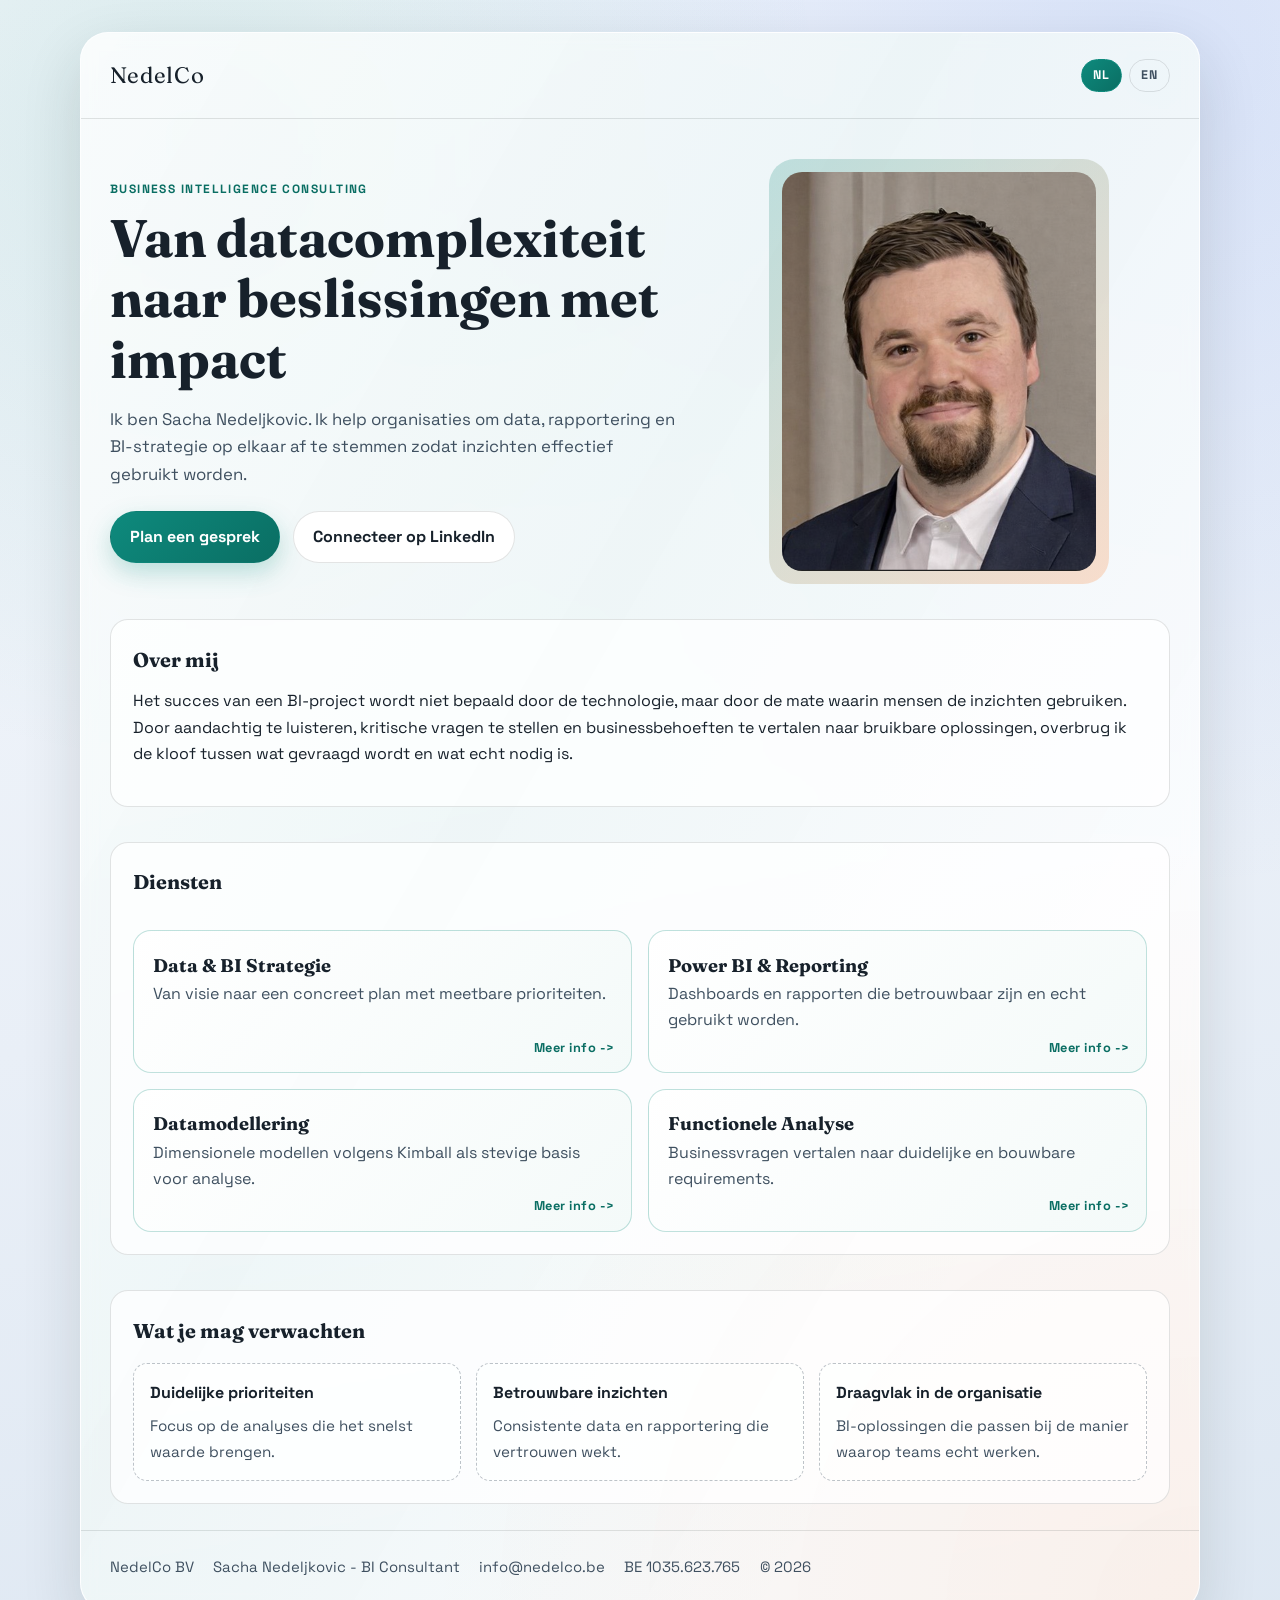
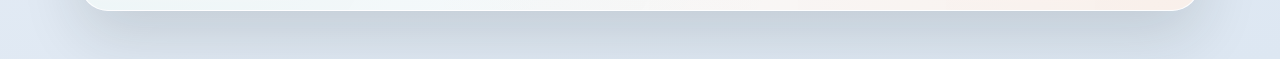
<file: index.html>
<!DOCTYPE html>
<html lang="nl">
<head>
<meta charset="UTF-8" />
<meta name="viewport" content="width=device-width, initial-scale=1.0" />
<title>NedelCo | Business Intelligence Consulting</title>
<meta name="description" content="NedelCo helpt organisaties om data om te zetten in heldere keuzes en bruikbare BI-oplossingen." />
<meta property="og:title" content="NedelCo | Business Intelligence Consulting" />
<meta property="og:description" content="Brug tussen data en business." />
<meta property="og:image" content="https://nedelco.be/sacha.png" />
<link rel="stylesheet" href="assets/styles.css" />
</head>
<body>
<div class="page-shell">
  <div class="page-card">
    <header class="site-header">
      <a class="brand" href="index.html">NedelCo</a>
      <div class="header-right">
        <div class="lang-switch" aria-label="Language">
          <a href="index.html" class="active">NL</a>
          <a href="index-EN.html">EN</a>
        </div>
      </div>
    </header>

    <main>
      <section class="hero reveal">
        <div>
          <p class="kicker">Business Intelligence Consulting</p>
          <h1>Van datacomplexiteit naar beslissingen met impact</h1>
          <p class="lead">Ik ben Sacha Nedeljkovic. Ik help organisaties om data, rapportering en BI-strategie op elkaar af te stemmen zodat inzichten effectief gebruikt worden.</p>
          <div class="actions">
            <a class="btn btn-primary" href="contact.html?topic=Algemeen%20gesprek">Plan een gesprek</a>
            <a class="btn btn-secondary" href="https://www.linkedin.com/in/sacha-nedeljkovic-192189139" target="_blank" rel="noopener noreferrer">Connecteer op LinkedIn</a>
          </div>
        </div>
        <div class="hero-image-wrap reveal">
          <img class="hero-image" src="sacha.png" alt="Sacha Nedeljkovic" />
        </div>
      </section>

      <section class="panel reveal">
        <h3>Over mij</h3>
        <p>Het succes van een BI-project wordt niet bepaald door de technologie, maar door de mate waarin mensen de inzichten gebruiken. Door aandachtig te luisteren, kritische vragen te stellen en businessbehoeften te vertalen naar bruikbare oplossingen, overbrug ik de kloof tussen wat gevraagd wordt en wat echt nodig is.</p>
      </section>

      <section class="panel reveal">
        <h3>Diensten</h3>
        <div class="grid">
          <a class="service-card" href="dienst-strategie.html">
            <h3>Data & BI Strategie</h3>
            <p>Van visie naar een concreet plan met meetbare prioriteiten.</p>
          </a>
          <a class="service-card" href="dienst-powerbi.html">
            <h3>Power BI & Reporting</h3>
            <p>Dashboards en rapporten die betrouwbaar zijn en echt gebruikt worden.</p>
          </a>
          <a class="service-card" href="dienst-datamodeling.html">
            <h3>Datamodellering</h3>
            <p>Dimensionele modellen volgens Kimball als stevige basis voor analyse.</p>
          </a>
          <a class="service-card" href="dienst-functionele-analyse.html">
            <h3>Functionele Analyse</h3>
            <p>Businessvragen vertalen naar duidelijke en bouwbare requirements.</p>
          </a>
        </div>
      </section>

      <section class="panel reveal">
        <h3>Wat je mag verwachten</h3>
        <div class="value-grid">
          <div class="value-item">
            <h4>Duidelijke prioriteiten</h4>
            <p>Focus op de analyses die het snelst waarde brengen.</p>
          </div>
          <div class="value-item">
            <h4>Betrouwbare inzichten</h4>
            <p>Consistente data en rapportering die vertrouwen wekt.</p>
          </div>
          <div class="value-item">
            <h4>Draagvlak in de organisatie</h4>
            <p>BI-oplossingen die passen bij de manier waarop teams echt werken.</p>
          </div>
        </div>
      </section>
    </main>

    <footer class="site-footer">
      <div class="footer-row">
        <span>NedelCo BV</span>
        <span>Sacha Nedeljkovic - BI Consultant</span>
        <span>info@nedelco.be</span>
        <span>BE 1035.623.765</span>
        <span>&copy; <span data-year></span></span>
      </div>
    </footer>
  </div>
</div>
<script src="assets/site.js" defer></script>
</body>
</html>
</file>
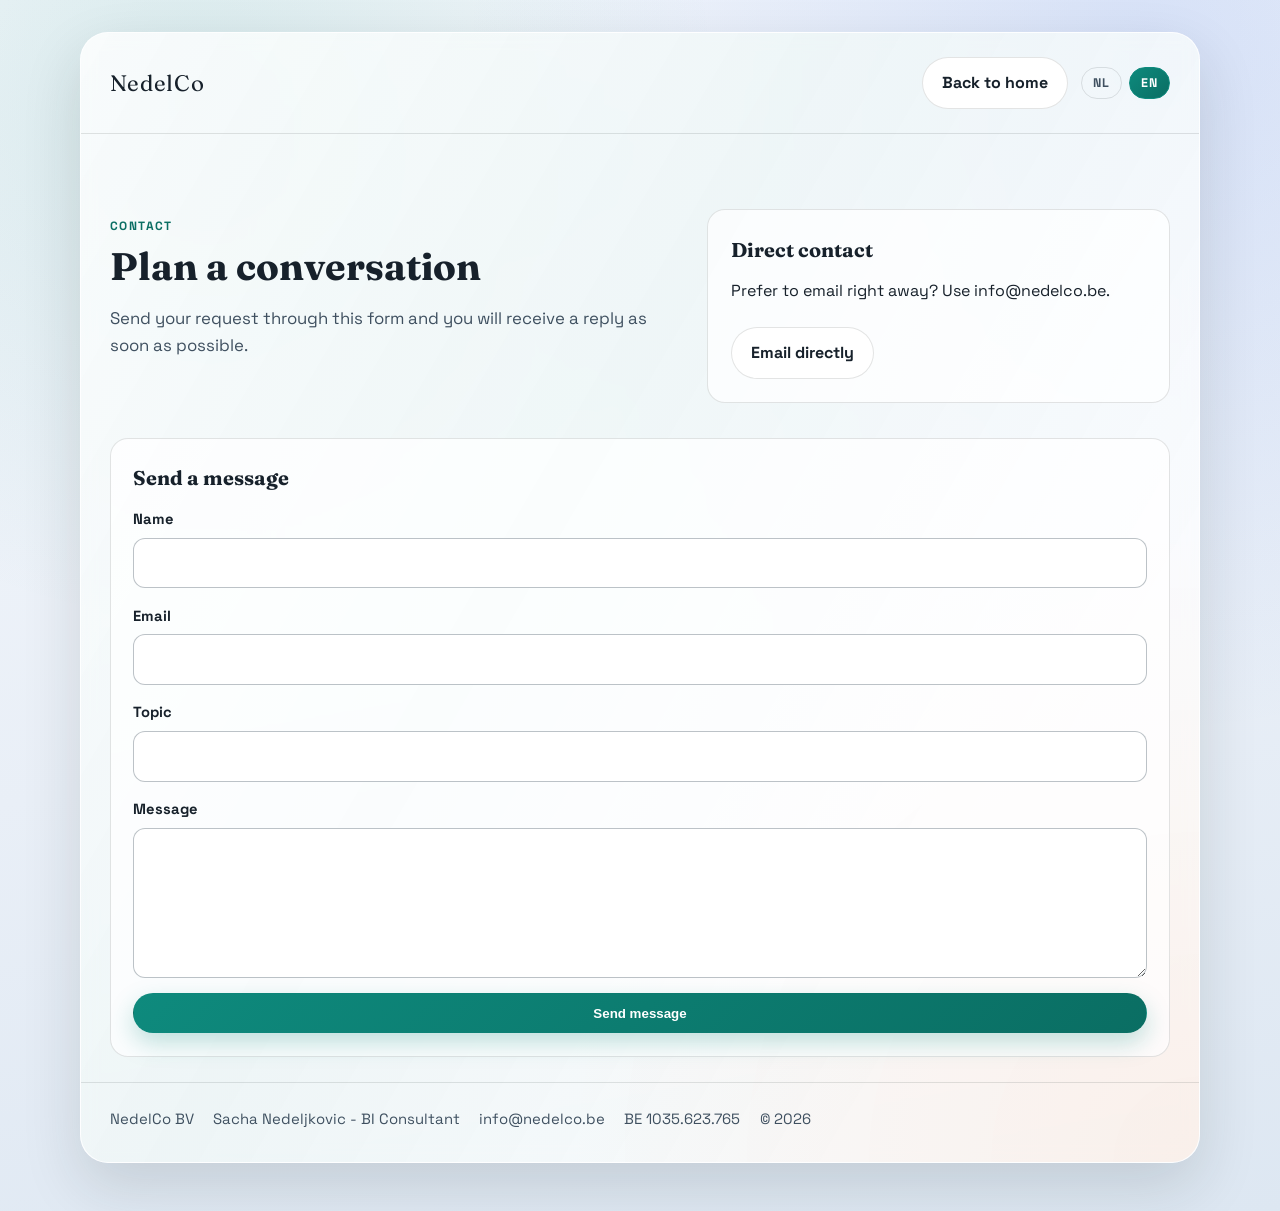
<file: contact-EN.html>
<!DOCTYPE html>
<html lang="en">
<head>
<meta charset="UTF-8" />
<meta name="viewport" content="width=device-width, initial-scale=1.0" />
<title>NedelCo | Contact</title>
<meta name="description" content="Plan a conversation with NedelCo and send your question through the contact form." />
<meta property="og:title" content="NedelCo | Contact" />
<meta property="og:description" content="Send a message and plan a conversation." />
<meta property="og:image" content="https://nedelco.be/sacha.png" />
<link rel="stylesheet" href="assets/styles.css" />
</head>
<body>
<div class="page-shell">
  <div class="page-card">
    <header class="site-header">
      <a class="brand" href="index-EN.html">NedelCo</a>
      <div class="header-right">
        <a class="btn btn-secondary" href="index-EN.html">Back to home</a>
        <div class="lang-switch" aria-label="Language">
          <a href="contact.html">NL</a>
          <a href="contact-EN.html" class="active">EN</a>
        </div>
      </div>
    </header>

    <main>
      <section class="hero reveal">
        <div>
          <p class="kicker">Contact</p>
          <h2>Plan a conversation</h2>
          <p class="lead">Send your request through this form and you will receive a reply as soon as possible.</p>
        </div>
        <div class="panel reveal">
          <h3>Direct contact</h3>
          <p>Prefer to email right away? Use info@nedelco.be.</p>
          <div class="actions">
            <a class="btn btn-secondary" href="mailto:info@nedelco.be">Email directly</a>
          </div>
        </div>
      </section>

      <section class="panel reveal">
        <h3>Send a message</h3>
        <p class="form-success" data-form-success hidden>Thank you. Your message was sent.</p>

        <form class="contact-form" action="https://formsubmit.co/info@nedelco.be" method="POST">
          <input type="hidden" name="_next" value="https://nedelco.be/contact-EN.html?sent=1" />
          <input type="hidden" name="_subject" value="New request via nedelco.be" data-subject-field data-base-subject="New request via nedelco.be" />
          <input type="hidden" name="_template" value="table" />
          <input type="text" name="_honey" tabindex="-1" autocomplete="off" style="display:none" />

          <div class="form-row">
            <label for="name">Name</label>
            <input class="form-input" id="name" name="name" type="text" required />
          </div>

          <div class="form-row">
            <label for="email">Email</label>
            <input class="form-input" id="email" name="email" type="email" required />
          </div>

          <div class="form-row">
            <label for="topic">Topic</label>
            <input class="form-input" id="topic" name="topic" type="text" data-topic-field />
          </div>

          <div class="form-row">
            <label for="message">Message</label>
            <textarea class="form-textarea" id="message" name="message" required></textarea>
          </div>

          <button class="btn btn-primary" type="submit">Send message</button>
        </form>
      </section>
    </main>

    <footer class="site-footer">
      <div class="footer-row">
        <span>NedelCo BV</span>
        <span>Sacha Nedeljkovic - BI Consultant</span>
        <span>info@nedelco.be</span>
        <span>BE 1035.623.765</span>
        <span>&copy; <span data-year></span></span>
      </div>
    </footer>
  </div>
</div>
<script src="assets/site.js" defer></script>
</body>
</html>
</file>
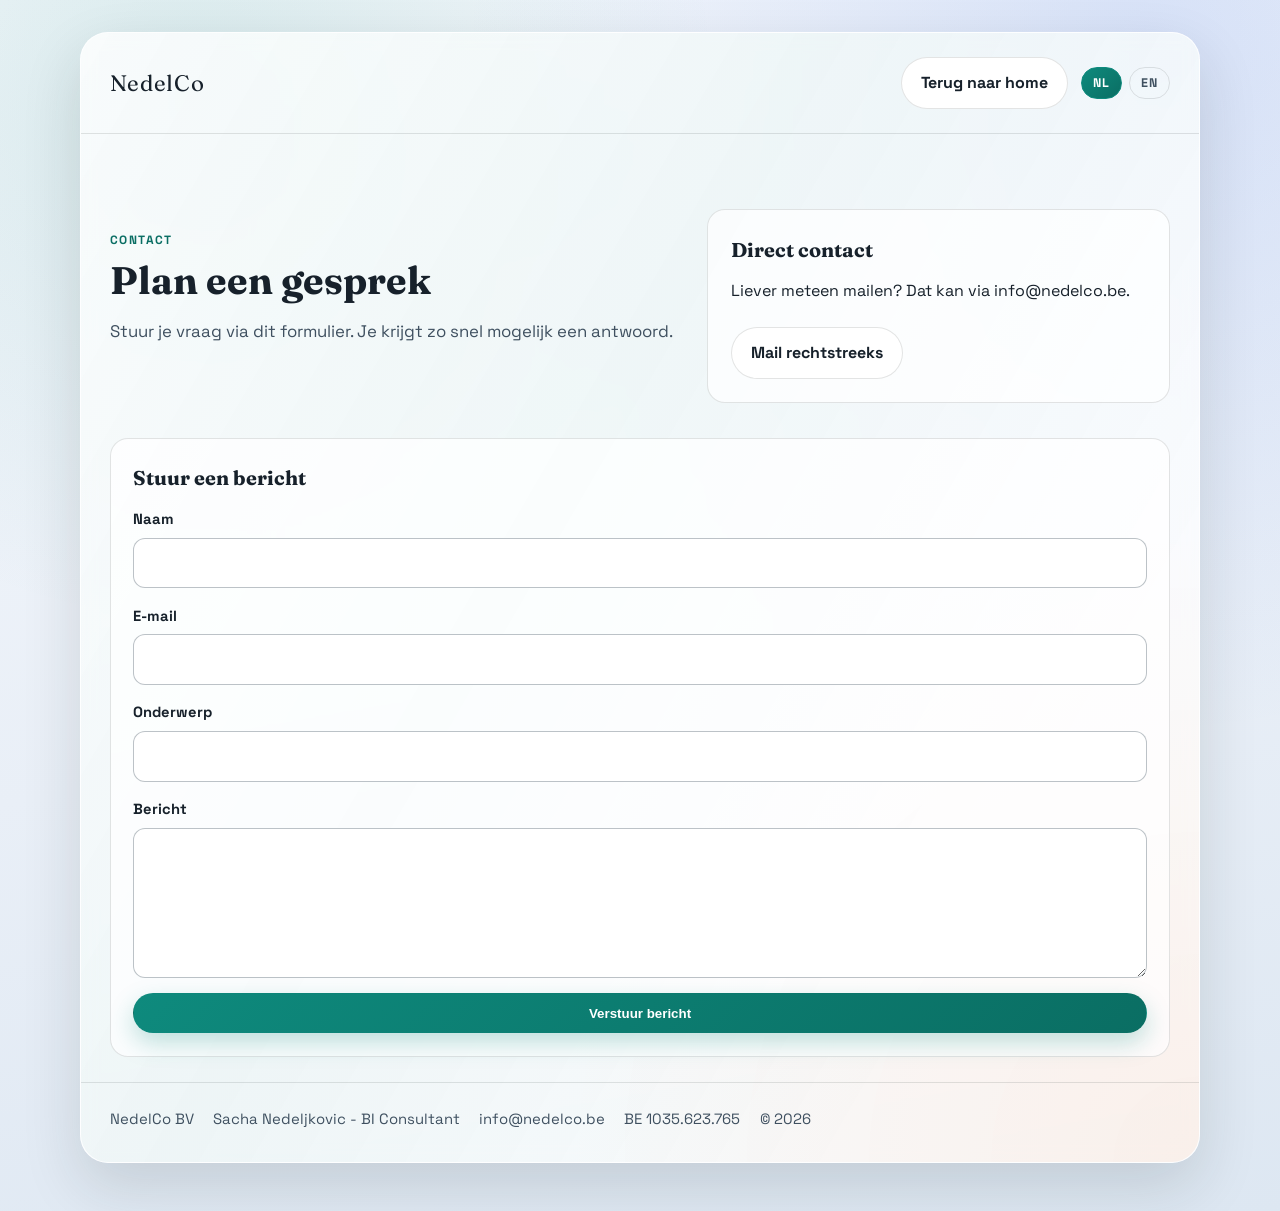
<file: contact.html>
<!DOCTYPE html>
<html lang="nl">
<head>
<meta charset="UTF-8" />
<meta name="viewport" content="width=device-width, initial-scale=1.0" />
<title>NedelCo | Contact</title>
<meta name="description" content="Plan een gesprek met NedelCo en stuur je vraag via het contactformulier." />
<meta property="og:title" content="NedelCo | Contact" />
<meta property="og:description" content="Stuur een bericht en plan een gesprek." />
<meta property="og:image" content="https://nedelco.be/sacha.png" />
<link rel="stylesheet" href="assets/styles.css" />
</head>
<body>
<div class="page-shell">
  <div class="page-card">
    <header class="site-header">
      <a class="brand" href="index.html">NedelCo</a>
      <div class="header-right">
        <a class="btn btn-secondary" href="index.html">Terug naar home</a>
        <div class="lang-switch" aria-label="Language">
          <a href="contact.html" class="active">NL</a>
          <a href="contact-EN.html">EN</a>
        </div>
      </div>
    </header>

    <main>
      <section class="hero reveal">
        <div>
          <p class="kicker">Contact</p>
          <h2>Plan een gesprek</h2>
          <p class="lead">Stuur je vraag via dit formulier. Je krijgt zo snel mogelijk een antwoord.</p>
        </div>
        <div class="panel reveal">
          <h3>Direct contact</h3>
          <p>Liever meteen mailen? Dat kan via info@nedelco.be.</p>
          <div class="actions">
            <a class="btn btn-secondary" href="mailto:info@nedelco.be">Mail rechtstreeks</a>
          </div>
        </div>
      </section>

      <section class="panel reveal">
        <h3>Stuur een bericht</h3>
        <p class="form-success" data-form-success hidden>Bedankt. Je bericht is verzonden.</p>

        <form class="contact-form" action="https://formsubmit.co/info@nedelco.be" method="POST">
          <input type="hidden" name="_next" value="https://nedelco.be/contact.html?sent=1" />
          <input type="hidden" name="_subject" value="Nieuwe aanvraag via nedelco.be" data-subject-field data-base-subject="Nieuwe aanvraag via nedelco.be" />
          <input type="hidden" name="_template" value="table" />
          <input type="text" name="_honey" tabindex="-1" autocomplete="off" style="display:none" />

          <div class="form-row">
            <label for="name">Naam</label>
            <input class="form-input" id="name" name="name" type="text" required />
          </div>

          <div class="form-row">
            <label for="email">E-mail</label>
            <input class="form-input" id="email" name="email" type="email" required />
          </div>

          <div class="form-row">
            <label for="topic">Onderwerp</label>
            <input class="form-input" id="topic" name="topic" type="text" data-topic-field />
          </div>

          <div class="form-row">
            <label for="message">Bericht</label>
            <textarea class="form-textarea" id="message" name="message" required></textarea>
          </div>

          <button class="btn btn-primary" type="submit">Verstuur bericht</button>
        </form>
      </section>
    </main>

    <footer class="site-footer">
      <div class="footer-row">
        <span>NedelCo BV</span>
        <span>Sacha Nedeljkovic - BI Consultant</span>
        <span>info@nedelco.be</span>
        <span>BE 1035.623.765</span>
        <span>&copy; <span data-year></span></span>
      </div>
    </footer>
  </div>
</div>
<script src="assets/site.js" defer></script>
</body>
</html>
</file>
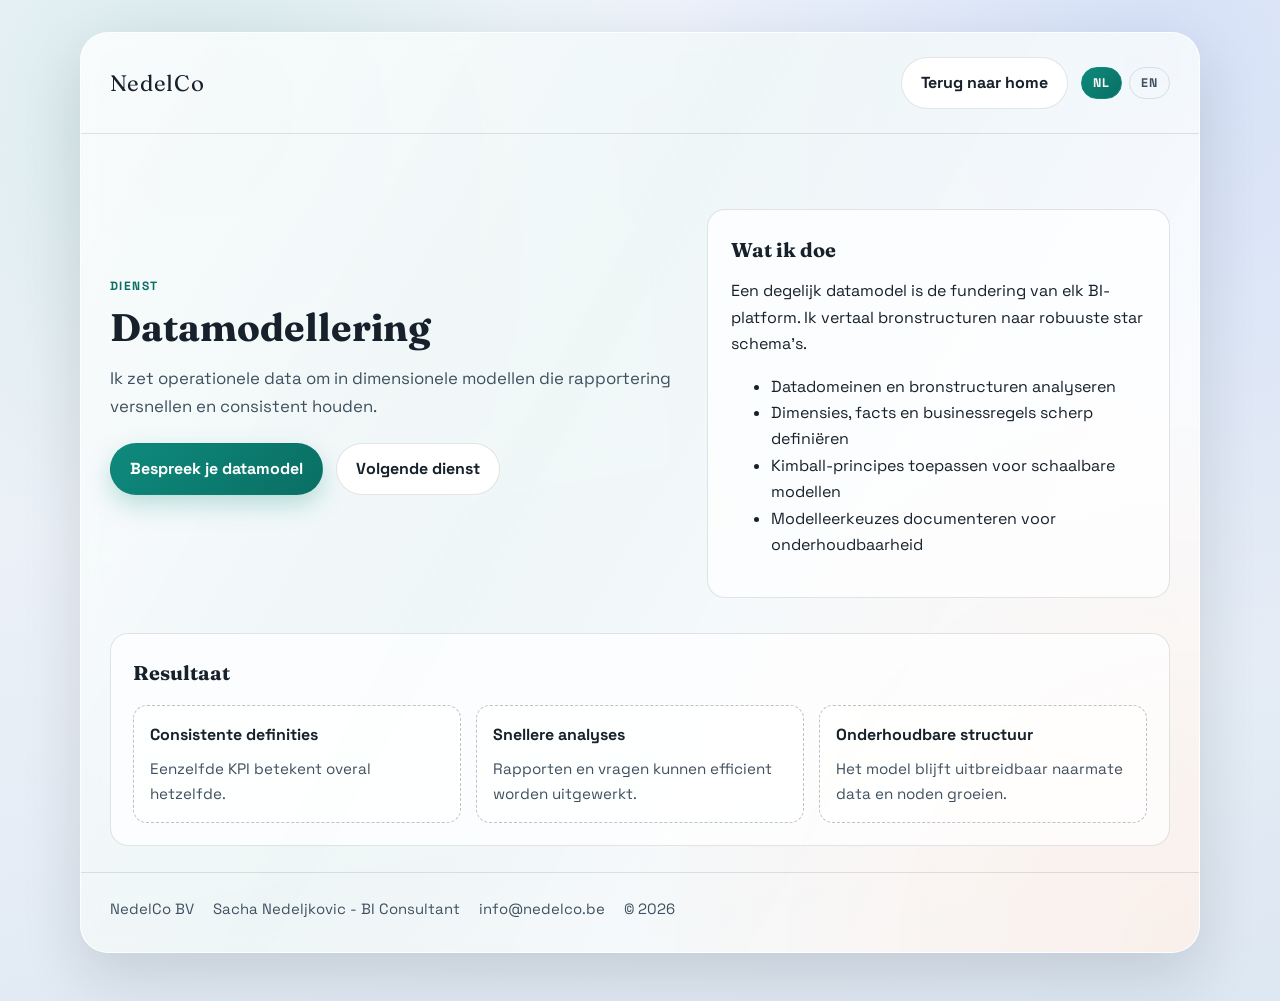
<file: dienst-datamodeling.html>
<!DOCTYPE html>
<html lang="nl">
<head>
<meta charset="UTF-8" />
<meta name="viewport" content="width=device-width, initial-scale=1.0" />
<title>NedelCo | Datamodellering</title>
<meta name="description" content="Datamodellen die brondata vertalen naar stabiele en bruikbare analytische structuren." />
<meta property="og:title" content="NedelCo | Datamodellering" />
<meta property="og:description" content="Kimball-gebaseerde datamodellen voor betrouwbare analyse." />
<meta property="og:image" content="https://nedelco.be/sacha.png" />
<link rel="stylesheet" href="assets/styles.css" />
</head>
<body>
<div class="page-shell">
  <div class="page-card">
    <header class="site-header">
      <a class="brand" href="index.html">NedelCo</a>
      <div class="header-right">
        <a class="btn btn-secondary" href="index.html">Terug naar home</a>
        <div class="lang-switch" aria-label="Language">
          <a href="dienst-datamodeling.html" class="active">NL</a>
          <a href="service-data-modeling.html">EN</a>
        </div>
      </div>
    </header>

    <main>
      <section class="hero reveal">
        <div>
          <p class="kicker">Dienst</p>
          <h2>Datamodellering</h2>
          <p class="lead">Ik zet operationele data om in dimensionele modellen die rapportering versnellen en consistent houden.</p>
          <div class="actions">
            <a class="btn btn-primary" href="contact.html?topic=Datamodel">Bespreek je datamodel</a>
            <a class="btn btn-secondary" href="dienst-functionele-analyse.html">Volgende dienst</a>
          </div>
        </div>
        <div class="panel reveal">
          <h3>Wat ik doe</h3>
          <p>Een degelijk datamodel is de fundering van elk BI-platform. Ik vertaal bronstructuren naar robuuste star schema's.</p>
          <ul>
            <li>Datadomeinen en bronstructuren analyseren</li>
            <li>Dimensies, facts en businessregels scherp definiëren</li>
            <li>Kimball-principes toepassen voor schaalbare modellen</li>
            <li>Modelleerkeuzes documenteren voor onderhoudbaarheid</li>
          </ul>
        </div>
      </section>

      <section class="panel reveal">
        <h3>Resultaat</h3>
        <div class="value-grid">
          <div class="value-item">
            <h4>Consistente definities</h4>
            <p>Eenzelfde KPI betekent overal hetzelfde.</p>
          </div>
          <div class="value-item">
            <h4>Snellere analyses</h4>
            <p>Rapporten en vragen kunnen efficient worden uitgewerkt.</p>
          </div>
          <div class="value-item">
            <h4>Onderhoudbare structuur</h4>
            <p>Het model blijft uitbreidbaar naarmate data en noden groeien.</p>
          </div>
        </div>
      </section>
    </main>

    <footer class="site-footer">
      <div class="footer-row">
        <span>NedelCo BV</span>
        <span>Sacha Nedeljkovic - BI Consultant</span>
        <span>info@nedelco.be</span>
        <span>&copy; <span data-year></span></span>
      </div>
    </footer>
  </div>
</div>
<script src="assets/site.js" defer></script>
</body>
</html>
</file>
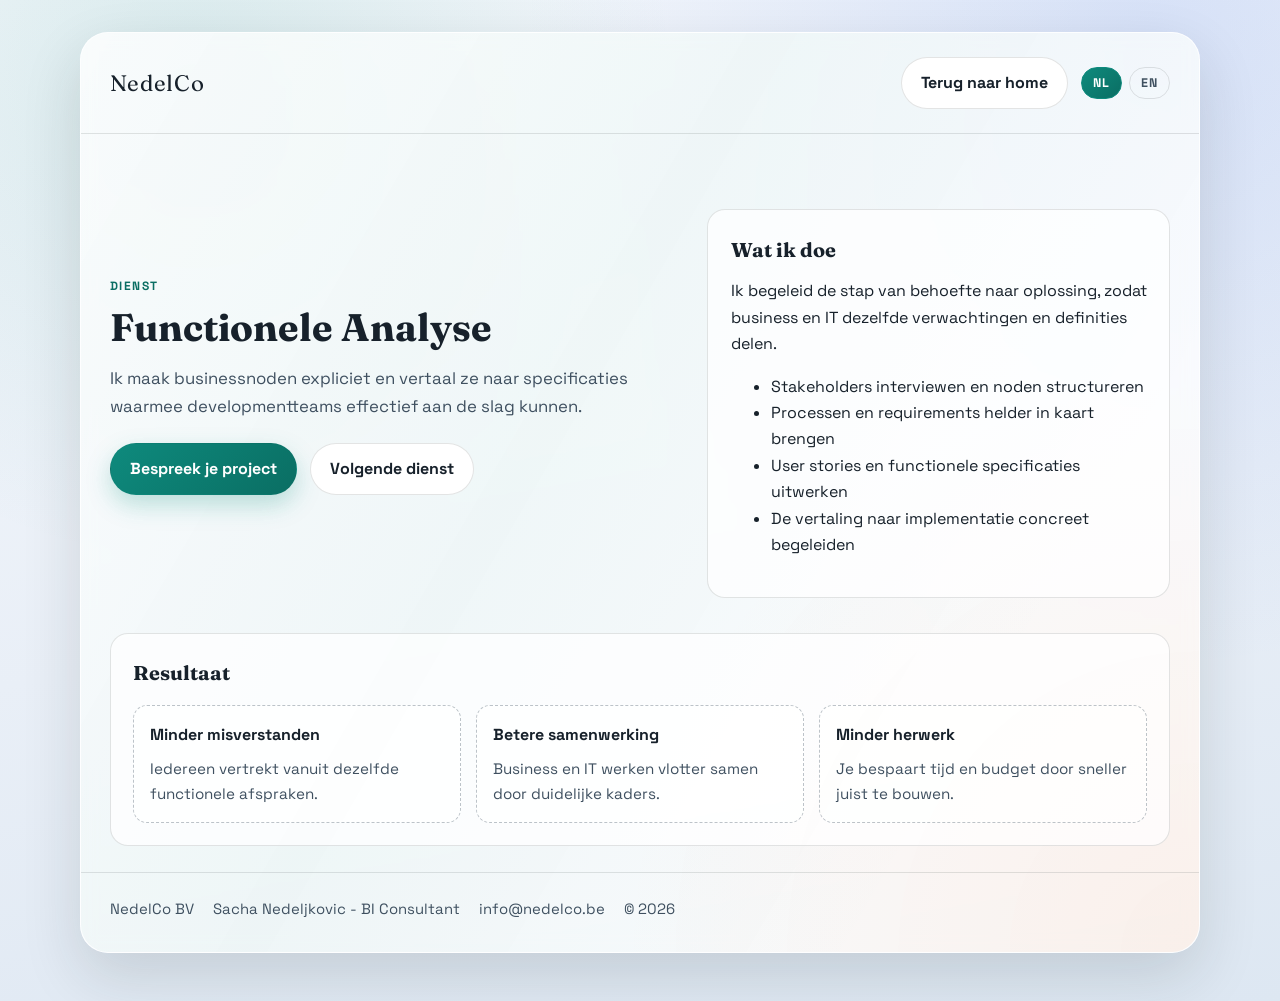
<file: dienst-functionele-analyse.html>
<!DOCTYPE html>
<html lang="nl">
<head>
<meta charset="UTF-8" />
<meta name="viewport" content="width=device-width, initial-scale=1.0" />
<title>NedelCo | Functionele Analyse</title>
<meta name="description" content="Functionele analyse die businessbehoeften vertaalt naar heldere technische specificaties." />
<meta property="og:title" content="NedelCo | Functionele Analyse" />
<meta property="og:description" content="Van businessvraag naar werkbare implementatie." />
<meta property="og:image" content="https://nedelco.be/sacha.png" />
<link rel="stylesheet" href="assets/styles.css" />
</head>
<body>
<div class="page-shell">
  <div class="page-card">
    <header class="site-header">
      <a class="brand" href="index.html">NedelCo</a>
      <div class="header-right">
        <a class="btn btn-secondary" href="index.html">Terug naar home</a>
        <div class="lang-switch" aria-label="Language">
          <a href="dienst-functionele-analyse.html" class="active">NL</a>
          <a href="service-functional-analysis.html">EN</a>
        </div>
      </div>
    </header>

    <main>
      <section class="hero reveal">
        <div>
          <p class="kicker">Dienst</p>
          <h2>Functionele Analyse</h2>
          <p class="lead">Ik maak businessnoden expliciet en vertaal ze naar specificaties waarmee developmentteams effectief aan de slag kunnen.</p>
          <div class="actions">
            <a class="btn btn-primary" href="contact.html?topic=Functionele%20analyse">Bespreek je project</a>
            <a class="btn btn-secondary" href="dienst-strategie.html">Volgende dienst</a>
          </div>
        </div>
        <div class="panel reveal">
          <h3>Wat ik doe</h3>
          <p>Ik begeleid de stap van behoefte naar oplossing, zodat business en IT dezelfde verwachtingen en definities delen.</p>
          <ul>
            <li>Stakeholders interviewen en noden structureren</li>
            <li>Processen en requirements helder in kaart brengen</li>
            <li>User stories en functionele specificaties uitwerken</li>
            <li>De vertaling naar implementatie concreet begeleiden</li>
          </ul>
        </div>
      </section>

      <section class="panel reveal">
        <h3>Resultaat</h3>
        <div class="value-grid">
          <div class="value-item">
            <h4>Minder misverstanden</h4>
            <p>Iedereen vertrekt vanuit dezelfde functionele afspraken.</p>
          </div>
          <div class="value-item">
            <h4>Betere samenwerking</h4>
            <p>Business en IT werken vlotter samen door duidelijke kaders.</p>
          </div>
          <div class="value-item">
            <h4>Minder herwerk</h4>
            <p>Je bespaart tijd en budget door sneller juist te bouwen.</p>
          </div>
        </div>
      </section>
    </main>

    <footer class="site-footer">
      <div class="footer-row">
        <span>NedelCo BV</span>
        <span>Sacha Nedeljkovic - BI Consultant</span>
        <span>info@nedelco.be</span>
        <span>&copy; <span data-year></span></span>
      </div>
    </footer>
  </div>
</div>
<script src="assets/site.js" defer></script>
</body>
</html>
</file>
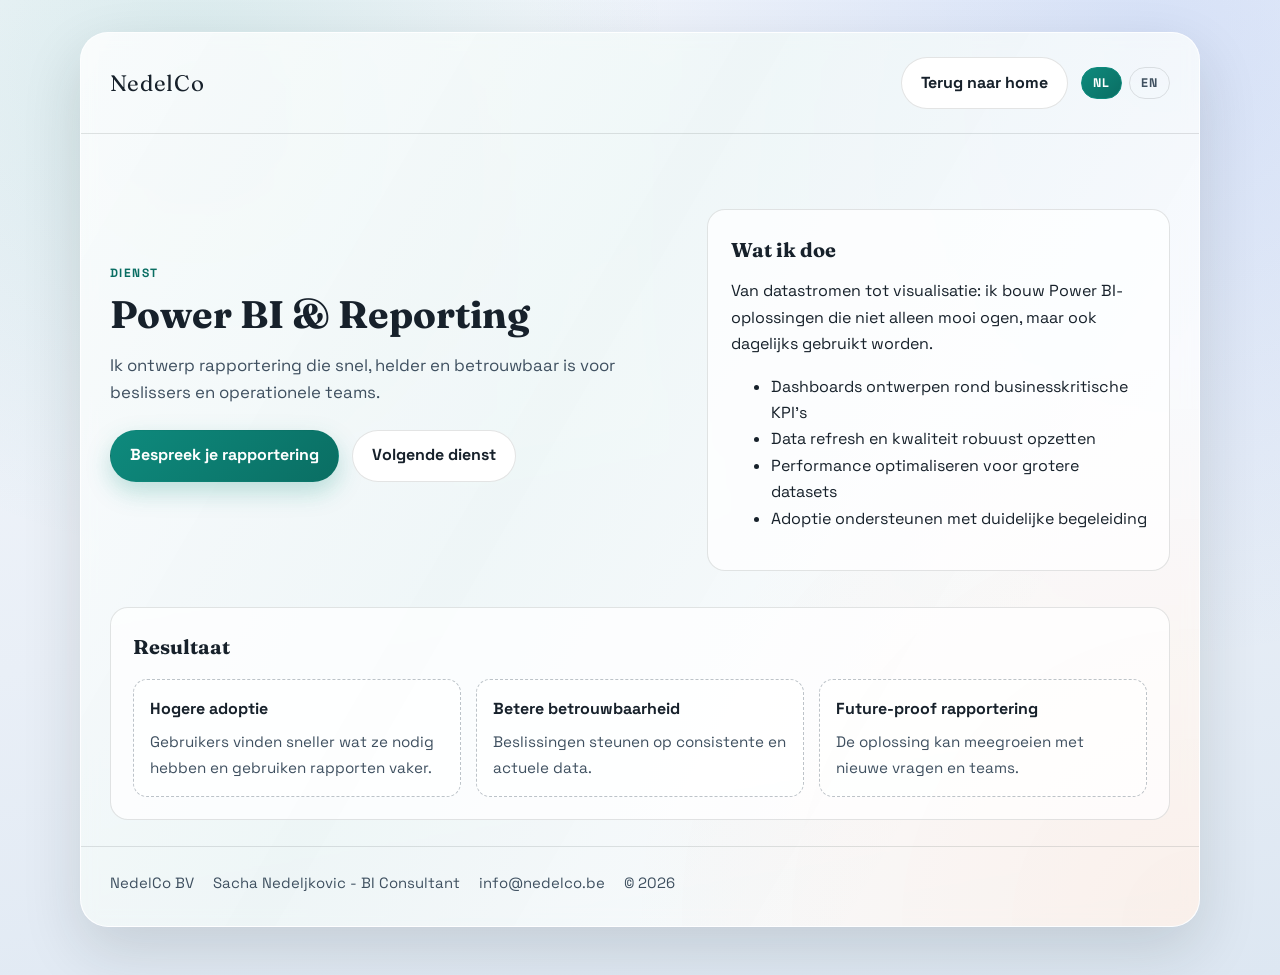
<file: dienst-powerbi.html>
<!DOCTYPE html>
<html lang="nl">
<head>
<meta charset="UTF-8" />
<meta name="viewport" content="width=device-width, initial-scale=1.0" />
<title>NedelCo | Power BI & Reporting</title>
<meta name="description" content="Power BI en rapportering die betrouwbaar, performant en bruikbaar zijn voor teams." />
<meta property="og:title" content="NedelCo | Power BI & Reporting" />
<meta property="og:description" content="Dashboards die dagelijks gebruikt worden." />
<meta property="og:image" content="https://nedelco.be/sacha.png" />
<link rel="stylesheet" href="assets/styles.css" />
</head>
<body>
<div class="page-shell">
  <div class="page-card">
    <header class="site-header">
      <a class="brand" href="index.html">NedelCo</a>
      <div class="header-right">
        <a class="btn btn-secondary" href="index.html">Terug naar home</a>
        <div class="lang-switch" aria-label="Language">
          <a href="dienst-powerbi.html" class="active">NL</a>
          <a href="service-powerbi.html">EN</a>
        </div>
      </div>
    </header>

    <main>
      <section class="hero reveal">
        <div>
          <p class="kicker">Dienst</p>
          <h2>Power BI & Reporting</h2>
          <p class="lead">Ik ontwerp rapportering die snel, helder en betrouwbaar is voor beslissers en operationele teams.</p>
          <div class="actions">
            <a class="btn btn-primary" href="contact.html?topic=Rapportering">Bespreek je rapportering</a>
            <a class="btn btn-secondary" href="dienst-datamodeling.html">Volgende dienst</a>
          </div>
        </div>
        <div class="panel reveal">
          <h3>Wat ik doe</h3>
          <p>Van datastromen tot visualisatie: ik bouw Power BI-oplossingen die niet alleen mooi ogen, maar ook dagelijks gebruikt worden.</p>
          <ul>
            <li>Dashboards ontwerpen rond businesskritische KPI's</li>
            <li>Data refresh en kwaliteit robuust opzetten</li>
            <li>Performance optimaliseren voor grotere datasets</li>
            <li>Adoptie ondersteunen met duidelijke begeleiding</li>
          </ul>
        </div>
      </section>

      <section class="panel reveal">
        <h3>Resultaat</h3>
        <div class="value-grid">
          <div class="value-item">
            <h4>Hogere adoptie</h4>
            <p>Gebruikers vinden sneller wat ze nodig hebben en gebruiken rapporten vaker.</p>
          </div>
          <div class="value-item">
            <h4>Betere betrouwbaarheid</h4>
            <p>Beslissingen steunen op consistente en actuele data.</p>
          </div>
          <div class="value-item">
            <h4>Future-proof rapportering</h4>
            <p>De oplossing kan meegroeien met nieuwe vragen en teams.</p>
          </div>
        </div>
      </section>
    </main>

    <footer class="site-footer">
      <div class="footer-row">
        <span>NedelCo BV</span>
        <span>Sacha Nedeljkovic - BI Consultant</span>
        <span>info@nedelco.be</span>
        <span>&copy; <span data-year></span></span>
      </div>
    </footer>
  </div>
</div>
<script src="assets/site.js" defer></script>
</body>
</html>
</file>
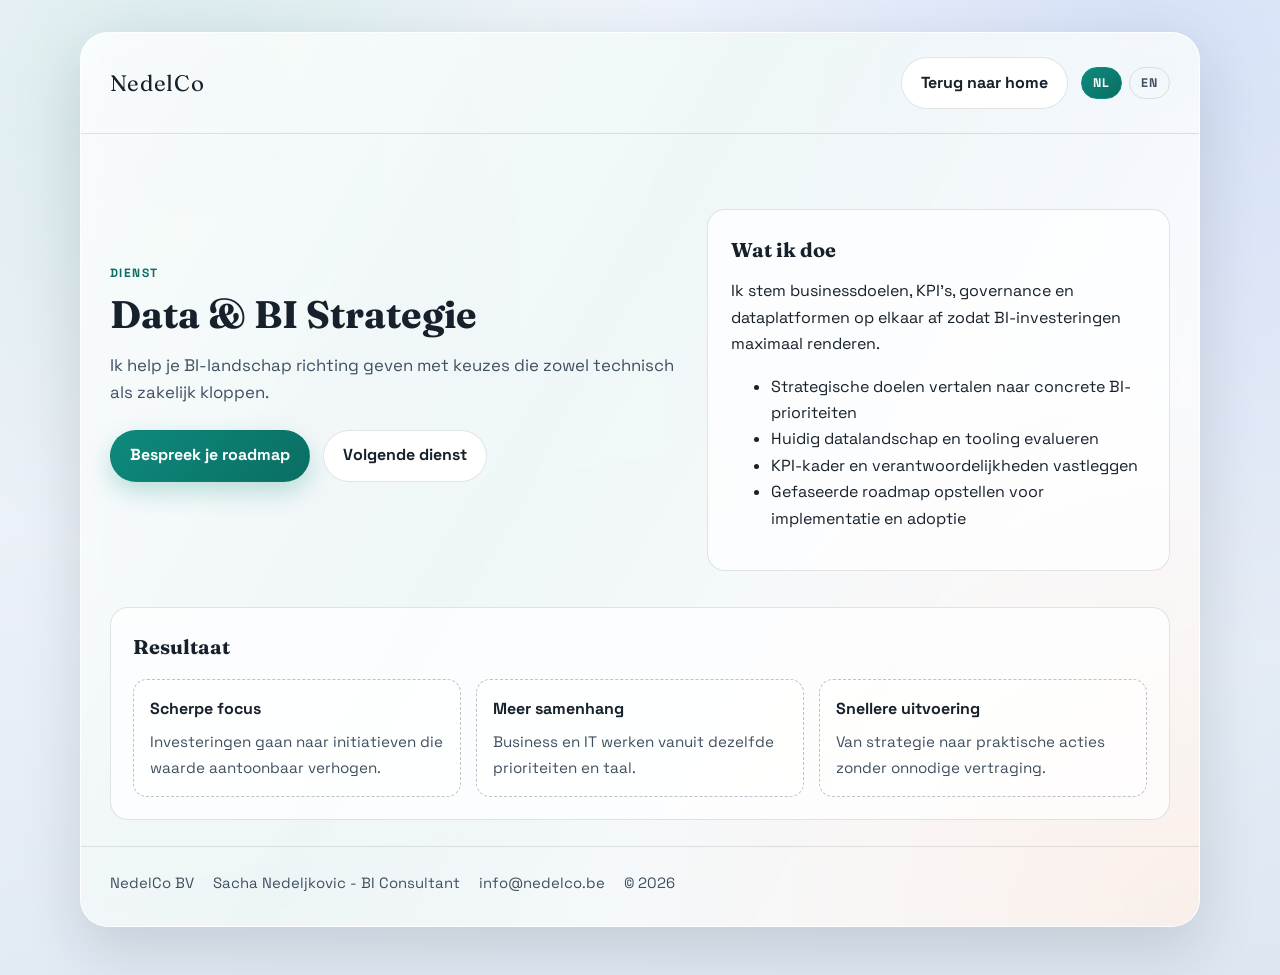
<file: dienst-strategie.html>
<!DOCTYPE html>
<html lang="nl">
<head>
<meta charset="UTF-8" />
<meta name="viewport" content="width=device-width, initial-scale=1.0" />
<title>NedelCo | Data & BI Strategie</title>
<meta name="description" content="Data en BI strategie die prioriteiten en businessdoelen op elkaar afstemt." />
<meta property="og:title" content="NedelCo | Data & BI Strategie" />
<meta property="og:description" content="Van visie naar een werkbare BI-roadmap." />
<meta property="og:image" content="https://nedelco.be/sacha.png" />
<link rel="stylesheet" href="assets/styles.css" />
</head>
<body>
<div class="page-shell">
  <div class="page-card">
    <header class="site-header">
      <a class="brand" href="index.html">NedelCo</a>
      <div class="header-right">
        <a class="btn btn-secondary" href="index.html">Terug naar home</a>
        <div class="lang-switch" aria-label="Language">
          <a href="dienst-strategie.html" class="active">NL</a>
          <a href="service-strategy.html">EN</a>
        </div>
      </div>
    </header>

    <main>
      <section class="hero reveal">
        <div>
          <p class="kicker">Dienst</p>
          <h2>Data & BI Strategie</h2>
          <p class="lead">Ik help je BI-landschap richting geven met keuzes die zowel technisch als zakelijk kloppen.</p>
          <div class="actions">
            <a class="btn btn-primary" href="contact.html?topic=Roadmap">Bespreek je roadmap</a>
            <a class="btn btn-secondary" href="dienst-powerbi.html">Volgende dienst</a>
          </div>
        </div>
        <div class="panel reveal">
          <h3>Wat ik doe</h3>
          <p>Ik stem businessdoelen, KPI's, governance en dataplatformen op elkaar af zodat BI-investeringen maximaal renderen.</p>
          <ul>
            <li>Strategische doelen vertalen naar concrete BI-prioriteiten</li>
            <li>Huidig datalandschap en tooling evalueren</li>
            <li>KPI-kader en verantwoordelijkheden vastleggen</li>
            <li>Gefaseerde roadmap opstellen voor implementatie en adoptie</li>
          </ul>
        </div>
      </section>

      <section class="panel reveal">
        <h3>Resultaat</h3>
        <div class="value-grid">
          <div class="value-item">
            <h4>Scherpe focus</h4>
            <p>Investeringen gaan naar initiatieven die waarde aantoonbaar verhogen.</p>
          </div>
          <div class="value-item">
            <h4>Meer samenhang</h4>
            <p>Business en IT werken vanuit dezelfde prioriteiten en taal.</p>
          </div>
          <div class="value-item">
            <h4>Snellere uitvoering</h4>
            <p>Van strategie naar praktische acties zonder onnodige vertraging.</p>
          </div>
        </div>
      </section>
    </main>

    <footer class="site-footer">
      <div class="footer-row">
        <span>NedelCo BV</span>
        <span>Sacha Nedeljkovic - BI Consultant</span>
        <span>info@nedelco.be</span>
        <span>&copy; <span data-year></span></span>
      </div>
    </footer>
  </div>
</div>
<script src="assets/site.js" defer></script>
</body>
</html>
</file>
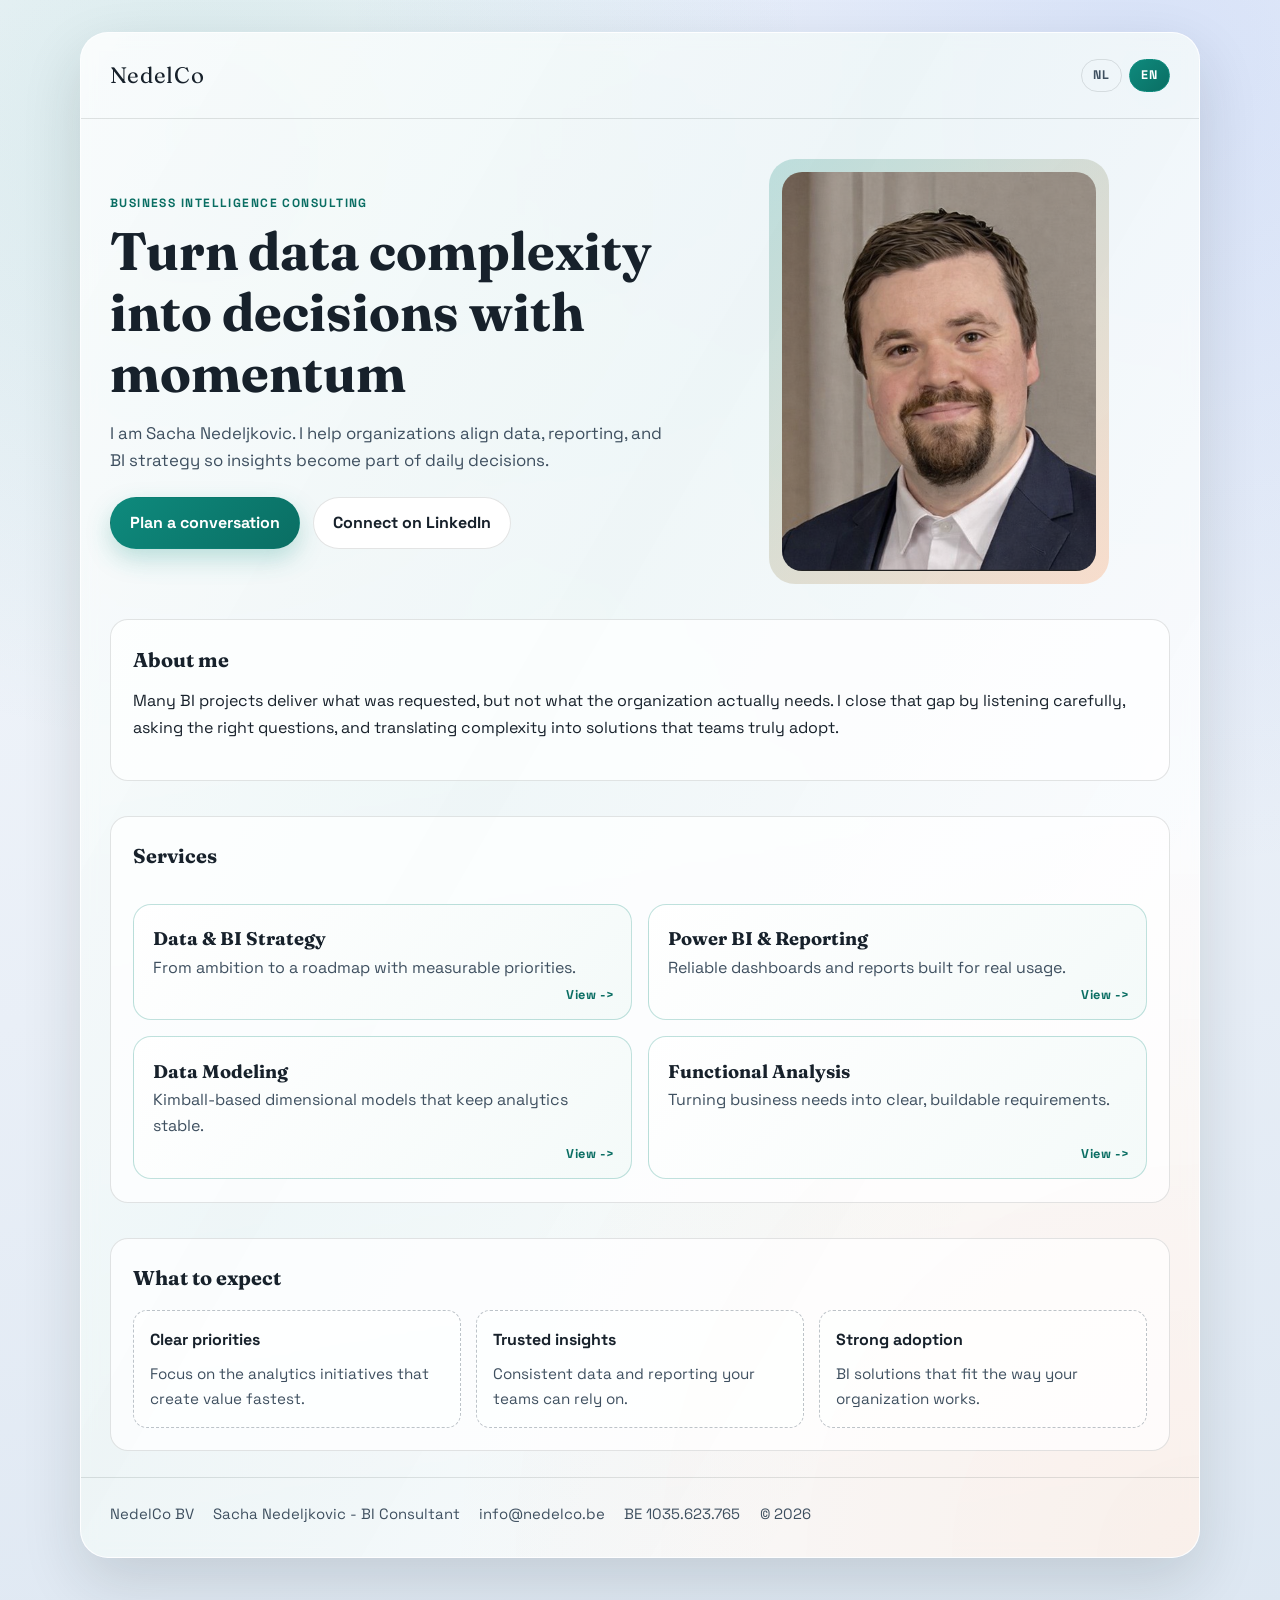
<file: index-EN.html>
<!DOCTYPE html>
<html lang="en">
<head>
<meta charset="UTF-8" />
<meta name="viewport" content="width=device-width, initial-scale=1.0" />
<title>NedelCo | Business Intelligence Consulting</title>
<meta name="description" content="NedelCo helps organizations convert complex data into practical decisions and trusted BI solutions." />
<meta property="og:title" content="NedelCo | Business Intelligence Consulting" />
<meta property="og:description" content="Bridging data and business." />
<meta property="og:image" content="https://nedelco.be/sacha.png" />
<link rel="stylesheet" href="assets/styles.css" />
</head>
<body>
<div class="page-shell">
  <div class="page-card">
    <header class="site-header">
      <a class="brand" href="index-EN.html">NedelCo</a>
      <div class="header-right">
        <div class="lang-switch" aria-label="Language">
          <a href="index.html">NL</a>
          <a href="index-EN.html" class="active">EN</a>
        </div>
      </div>
    </header>

    <main>
      <section class="hero reveal">
        <div>
          <p class="kicker">Business Intelligence Consulting</p>
          <h1>Turn data complexity into decisions with momentum</h1>
          <p class="lead">I am Sacha Nedeljkovic. I help organizations align data, reporting, and BI strategy so insights become part of daily decisions.</p>
          <div class="actions">
            <a class="btn btn-primary" href="contact-EN.html?topic=General%20conversation">Plan a conversation</a>
            <a class="btn btn-secondary" href="https://www.linkedin.com/in/sacha-nedeljkovic-192189139" target="_blank" rel="noopener noreferrer">Connect on LinkedIn</a>
          </div>
        </div>
        <div class="hero-image-wrap reveal">
          <img class="hero-image" src="sacha.png" alt="Sacha Nedeljkovic" />
        </div>
      </section>

      <section class="panel reveal">
        <h3>About me</h3>
        <p>Many BI projects deliver what was requested, but not what the organization actually needs. I close that gap by listening carefully, asking the right questions, and translating complexity into solutions that teams truly adopt.</p>
      </section>

      <section class="panel reveal">
        <h3>Services</h3>
        <div class="grid">
          <a class="service-card" href="service-strategy.html">
            <h3>Data & BI Strategy</h3>
            <p>From ambition to a roadmap with measurable priorities.</p>
          </a>
          <a class="service-card" href="service-powerbi.html">
            <h3>Power BI & Reporting</h3>
            <p>Reliable dashboards and reports built for real usage.</p>
          </a>
          <a class="service-card" href="service-data-modeling.html">
            <h3>Data Modeling</h3>
            <p>Kimball-based dimensional models that keep analytics stable.</p>
          </a>
          <a class="service-card" href="service-functional-analysis.html">
            <h3>Functional Analysis</h3>
            <p>Turning business needs into clear, buildable requirements.</p>
          </a>
        </div>
      </section>

      <section class="panel reveal">
        <h3>What to expect</h3>
        <div class="value-grid">
          <div class="value-item">
            <h4>Clear priorities</h4>
            <p>Focus on the analytics initiatives that create value fastest.</p>
          </div>
          <div class="value-item">
            <h4>Trusted insights</h4>
            <p>Consistent data and reporting your teams can rely on.</p>
          </div>
          <div class="value-item">
            <h4>Strong adoption</h4>
            <p>BI solutions that fit the way your organization works.</p>
          </div>
        </div>
      </section>
    </main>

    <footer class="site-footer">
      <div class="footer-row">
        <span>NedelCo BV</span>
        <span>Sacha Nedeljkovic - BI Consultant</span>
        <span>info@nedelco.be</span>
        <span>BE 1035.623.765</span>
        <span>&copy; <span data-year></span></span>
      </div>
    </footer>
  </div>
</div>
<script src="assets/site.js" defer></script>
</body>
</html>
</file>
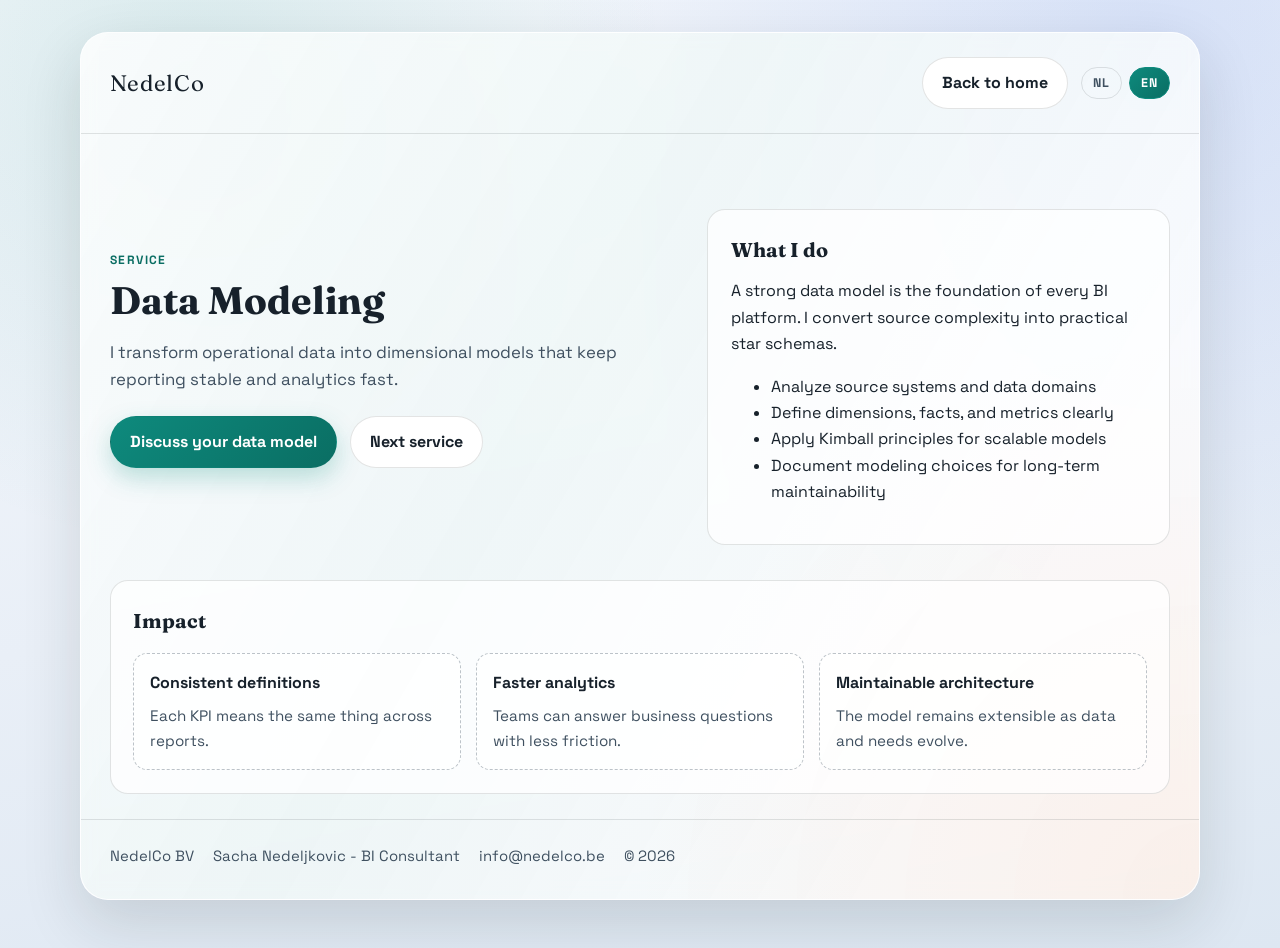
<file: service-data-modeling.html>
<!DOCTYPE html>
<html lang="en">
<head>
<meta charset="UTF-8" />
<meta name="viewport" content="width=device-width, initial-scale=1.0" />
<title>NedelCo | Data Modeling</title>
<meta name="description" content="Data models that convert source complexity into scalable analytical structures." />
<meta property="og:title" content="NedelCo | Data Modeling" />
<meta property="og:description" content="Kimball-based models for reliable analytics." />
<meta property="og:image" content="https://nedelco.be/sacha.png" />
<link rel="stylesheet" href="assets/styles.css" />
</head>
<body>
<div class="page-shell">
  <div class="page-card">
    <header class="site-header">
      <a class="brand" href="index-EN.html">NedelCo</a>
      <div class="header-right">
        <a class="btn btn-secondary" href="index-EN.html">Back to home</a>
        <div class="lang-switch" aria-label="Language">
          <a href="dienst-datamodeling.html">NL</a>
          <a href="service-data-modeling.html" class="active">EN</a>
        </div>
      </div>
    </header>

    <main>
      <section class="hero reveal">
        <div>
          <p class="kicker">Service</p>
          <h2>Data Modeling</h2>
          <p class="lead">I transform operational data into dimensional models that keep reporting stable and analytics fast.</p>
          <div class="actions">
            <a class="btn btn-primary" href="contact-EN.html?topic=Data%20model">Discuss your data model</a>
            <a class="btn btn-secondary" href="service-functional-analysis.html">Next service</a>
          </div>
        </div>
        <div class="panel reveal">
          <h3>What I do</h3>
          <p>A strong data model is the foundation of every BI platform. I convert source complexity into practical star schemas.</p>
          <ul>
            <li>Analyze source systems and data domains</li>
            <li>Define dimensions, facts, and metrics clearly</li>
            <li>Apply Kimball principles for scalable models</li>
            <li>Document modeling choices for long-term maintainability</li>
          </ul>
        </div>
      </section>

      <section class="panel reveal">
        <h3>Impact</h3>
        <div class="value-grid">
          <div class="value-item">
            <h4>Consistent definitions</h4>
            <p>Each KPI means the same thing across reports.</p>
          </div>
          <div class="value-item">
            <h4>Faster analytics</h4>
            <p>Teams can answer business questions with less friction.</p>
          </div>
          <div class="value-item">
            <h4>Maintainable architecture</h4>
            <p>The model remains extensible as data and needs evolve.</p>
          </div>
        </div>
      </section>
    </main>

    <footer class="site-footer">
      <div class="footer-row">
        <span>NedelCo BV</span>
        <span>Sacha Nedeljkovic - BI Consultant</span>
        <span>info@nedelco.be</span>
        <span>&copy; <span data-year></span></span>
      </div>
    </footer>
  </div>
</div>
<script src="assets/site.js" defer></script>
</body>
</html>
</file>
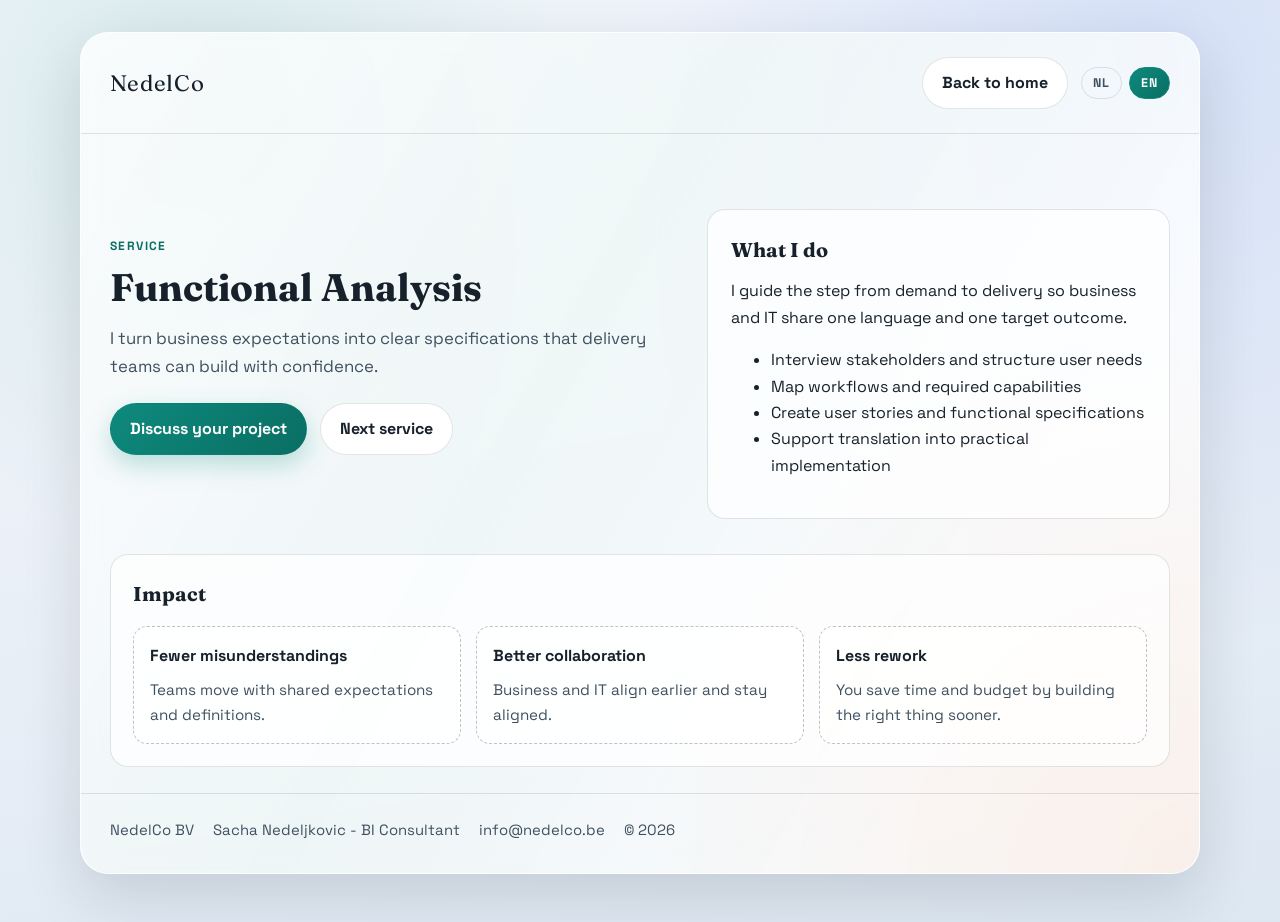
<file: service-functional-analysis.html>
<!DOCTYPE html>
<html lang="en">
<head>
<meta charset="UTF-8" />
<meta name="viewport" content="width=device-width, initial-scale=1.0" />
<title>NedelCo | Functional Analysis</title>
<meta name="description" content="Functional analysis that turns business needs into clear and buildable technical requirements." />
<meta property="og:title" content="NedelCo | Functional Analysis" />
<meta property="og:description" content="From business question to buildable solution." />
<meta property="og:image" content="https://nedelco.be/sacha.png" />
<link rel="stylesheet" href="assets/styles.css" />
</head>
<body>
<div class="page-shell">
  <div class="page-card">
    <header class="site-header">
      <a class="brand" href="index-EN.html">NedelCo</a>
      <div class="header-right">
        <a class="btn btn-secondary" href="index-EN.html">Back to home</a>
        <div class="lang-switch" aria-label="Language">
          <a href="dienst-functionele-analyse.html">NL</a>
          <a href="service-functional-analysis.html" class="active">EN</a>
        </div>
      </div>
    </header>

    <main>
      <section class="hero reveal">
        <div>
          <p class="kicker">Service</p>
          <h2>Functional Analysis</h2>
          <p class="lead">I turn business expectations into clear specifications that delivery teams can build with confidence.</p>
          <div class="actions">
            <a class="btn btn-primary" href="contact-EN.html?topic=Functional%20analysis">Discuss your project</a>
            <a class="btn btn-secondary" href="service-strategy.html">Next service</a>
          </div>
        </div>
        <div class="panel reveal">
          <h3>What I do</h3>
          <p>I guide the step from demand to delivery so business and IT share one language and one target outcome.</p>
          <ul>
            <li>Interview stakeholders and structure user needs</li>
            <li>Map workflows and required capabilities</li>
            <li>Create user stories and functional specifications</li>
            <li>Support translation into practical implementation</li>
          </ul>
        </div>
      </section>

      <section class="panel reveal">
        <h3>Impact</h3>
        <div class="value-grid">
          <div class="value-item">
            <h4>Fewer misunderstandings</h4>
            <p>Teams move with shared expectations and definitions.</p>
          </div>
          <div class="value-item">
            <h4>Better collaboration</h4>
            <p>Business and IT align earlier and stay aligned.</p>
          </div>
          <div class="value-item">
            <h4>Less rework</h4>
            <p>You save time and budget by building the right thing sooner.</p>
          </div>
        </div>
      </section>
    </main>

    <footer class="site-footer">
      <div class="footer-row">
        <span>NedelCo BV</span>
        <span>Sacha Nedeljkovic - BI Consultant</span>
        <span>info@nedelco.be</span>
        <span>&copy; <span data-year></span></span>
      </div>
    </footer>
  </div>
</div>
<script src="assets/site.js" defer></script>
</body>
</html>
</file>
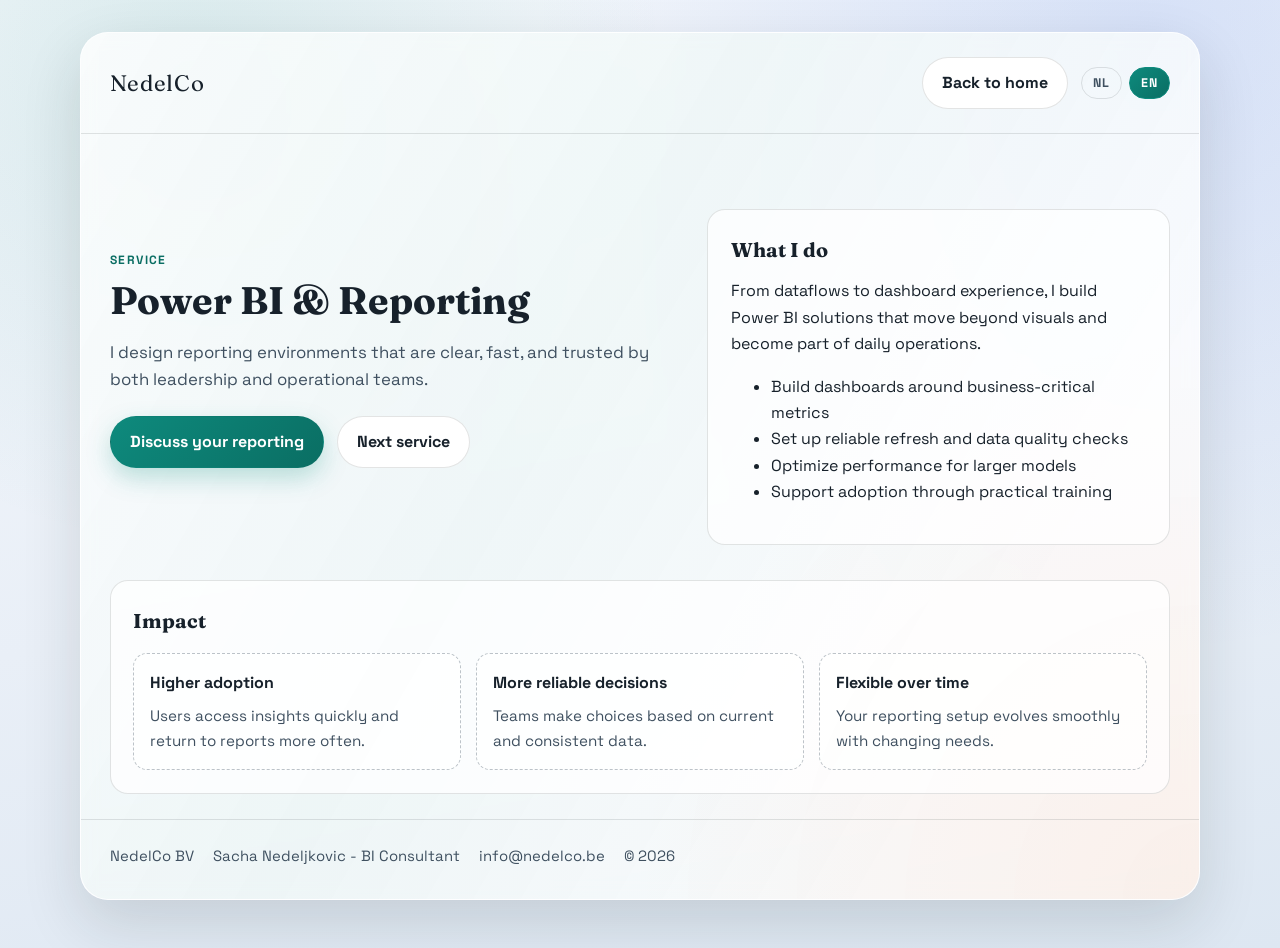
<file: service-powerbi.html>
<!DOCTYPE html>
<html lang="en">
<head>
<meta charset="UTF-8" />
<meta name="viewport" content="width=device-width, initial-scale=1.0" />
<title>NedelCo | Power BI & Reporting</title>
<meta name="description" content="Power BI and reporting solutions that are reliable, fast, and widely adopted." />
<meta property="og:title" content="NedelCo | Power BI & Reporting" />
<meta property="og:description" content="Dashboards built for daily decisions." />
<meta property="og:image" content="https://nedelco.be/sacha.png" />
<link rel="stylesheet" href="assets/styles.css" />
</head>
<body>
<div class="page-shell">
  <div class="page-card">
    <header class="site-header">
      <a class="brand" href="index-EN.html">NedelCo</a>
      <div class="header-right">
        <a class="btn btn-secondary" href="index-EN.html">Back to home</a>
        <div class="lang-switch" aria-label="Language">
          <a href="dienst-powerbi.html">NL</a>
          <a href="service-powerbi.html" class="active">EN</a>
        </div>
      </div>
    </header>

    <main>
      <section class="hero reveal">
        <div>
          <p class="kicker">Service</p>
          <h2>Power BI & Reporting</h2>
          <p class="lead">I design reporting environments that are clear, fast, and trusted by both leadership and operational teams.</p>
          <div class="actions">
            <a class="btn btn-primary" href="contact-EN.html?topic=Reporting">Discuss your reporting</a>
            <a class="btn btn-secondary" href="service-data-modeling.html">Next service</a>
          </div>
        </div>
        <div class="panel reveal">
          <h3>What I do</h3>
          <p>From dataflows to dashboard experience, I build Power BI solutions that move beyond visuals and become part of daily operations.</p>
          <ul>
            <li>Build dashboards around business-critical metrics</li>
            <li>Set up reliable refresh and data quality checks</li>
            <li>Optimize performance for larger models</li>
            <li>Support adoption through practical training</li>
          </ul>
        </div>
      </section>

      <section class="panel reveal">
        <h3>Impact</h3>
        <div class="value-grid">
          <div class="value-item">
            <h4>Higher adoption</h4>
            <p>Users access insights quickly and return to reports more often.</p>
          </div>
          <div class="value-item">
            <h4>More reliable decisions</h4>
            <p>Teams make choices based on current and consistent data.</p>
          </div>
          <div class="value-item">
            <h4>Flexible over time</h4>
            <p>Your reporting setup evolves smoothly with changing needs.</p>
          </div>
        </div>
      </section>
    </main>

    <footer class="site-footer">
      <div class="footer-row">
        <span>NedelCo BV</span>
        <span>Sacha Nedeljkovic - BI Consultant</span>
        <span>info@nedelco.be</span>
        <span>&copy; <span data-year></span></span>
      </div>
    </footer>
  </div>
</div>
<script src="assets/site.js" defer></script>
</body>
</html>
</file>
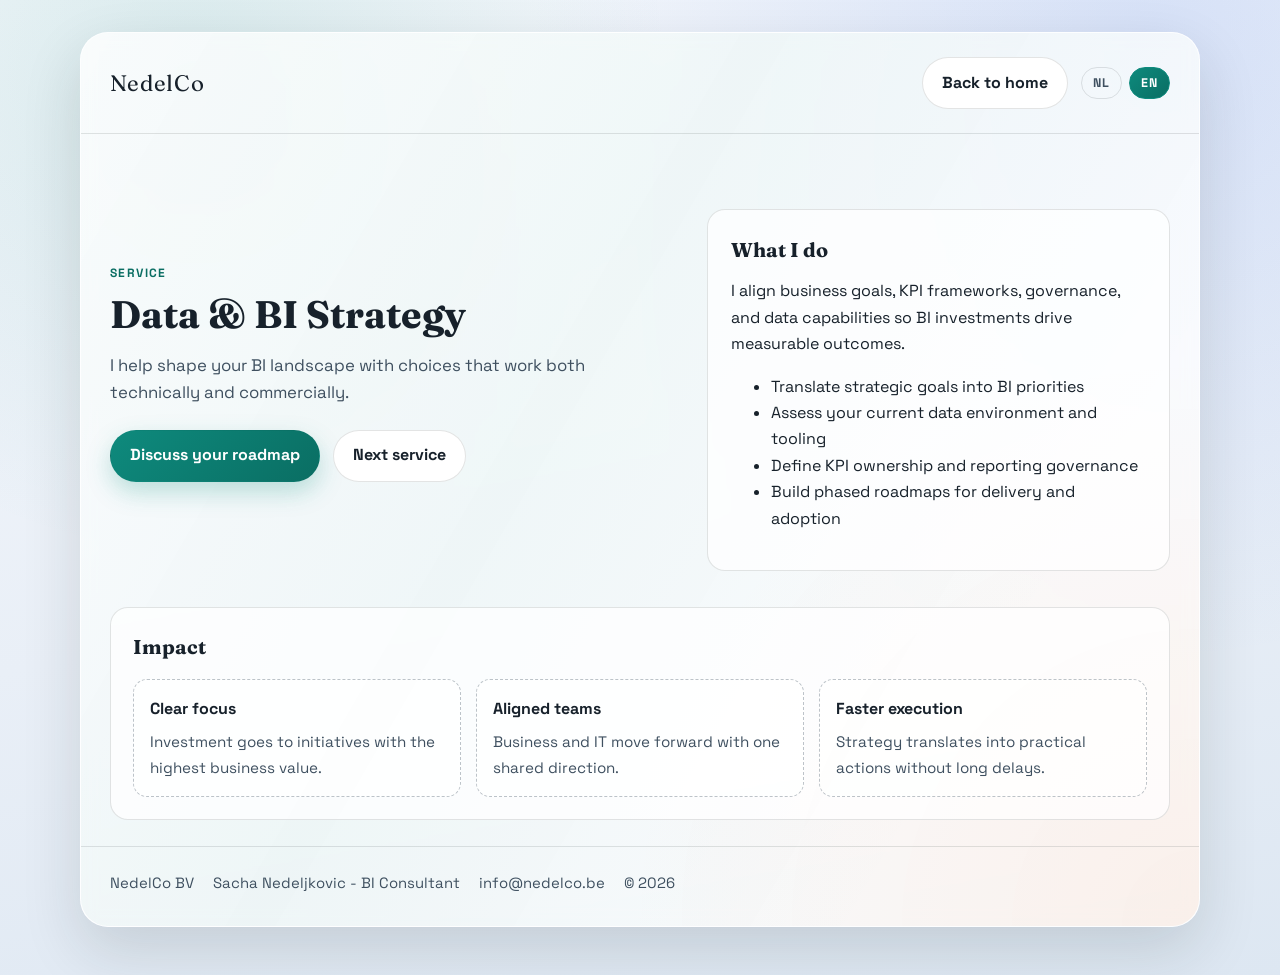
<file: service-strategy.html>
<!DOCTYPE html>
<html lang="en">
<head>
<meta charset="UTF-8" />
<meta name="viewport" content="width=device-width, initial-scale=1.0" />
<title>NedelCo | Data & BI Strategy</title>
<meta name="description" content="Data and BI strategy that aligns analytics priorities with business outcomes." />
<meta property="og:title" content="NedelCo | Data & BI Strategy" />
<meta property="og:description" content="From vision to an actionable BI roadmap." />
<meta property="og:image" content="https://nedelco.be/sacha.png" />
<link rel="stylesheet" href="assets/styles.css" />
</head>
<body>
<div class="page-shell">
  <div class="page-card">
    <header class="site-header">
      <a class="brand" href="index-EN.html">NedelCo</a>
      <div class="header-right">
        <a class="btn btn-secondary" href="index-EN.html">Back to home</a>
        <div class="lang-switch" aria-label="Language">
          <a href="dienst-strategie.html">NL</a>
          <a href="service-strategy.html" class="active">EN</a>
        </div>
      </div>
    </header>

    <main>
      <section class="hero reveal">
        <div>
          <p class="kicker">Service</p>
          <h2>Data & BI Strategy</h2>
          <p class="lead">I help shape your BI landscape with choices that work both technically and commercially.</p>
          <div class="actions">
            <a class="btn btn-primary" href="contact-EN.html?topic=Roadmap">Discuss your roadmap</a>
            <a class="btn btn-secondary" href="service-powerbi.html">Next service</a>
          </div>
        </div>
        <div class="panel reveal">
          <h3>What I do</h3>
          <p>I align business goals, KPI frameworks, governance, and data capabilities so BI investments drive measurable outcomes.</p>
          <ul>
            <li>Translate strategic goals into BI priorities</li>
            <li>Assess your current data environment and tooling</li>
            <li>Define KPI ownership and reporting governance</li>
            <li>Build phased roadmaps for delivery and adoption</li>
          </ul>
        </div>
      </section>

      <section class="panel reveal">
        <h3>Impact</h3>
        <div class="value-grid">
          <div class="value-item">
            <h4>Clear focus</h4>
            <p>Investment goes to initiatives with the highest business value.</p>
          </div>
          <div class="value-item">
            <h4>Aligned teams</h4>
            <p>Business and IT move forward with one shared direction.</p>
          </div>
          <div class="value-item">
            <h4>Faster execution</h4>
            <p>Strategy translates into practical actions without long delays.</p>
          </div>
        </div>
      </section>
    </main>

    <footer class="site-footer">
      <div class="footer-row">
        <span>NedelCo BV</span>
        <span>Sacha Nedeljkovic - BI Consultant</span>
        <span>info@nedelco.be</span>
        <span>&copy; <span data-year></span></span>
      </div>
    </footer>
  </div>
</div>
<script src="assets/site.js" defer></script>
</body>
</html>
</file>
<file: assets/styles.css>
@import url('https://fonts.googleapis.com/css2?family=Fraunces:opsz,wght@9..144,600;9..144,700&family=Space+Grotesk:wght@400;500;700&display=swap');

:root {
  --bg: #e8eef6;
  --bg-soft: #f5f8fd;
  --ink: #17212b;
  --ink-soft: #3f5060;
  --accent: #0e8a7d;
  --accent-strong: #0a6e63;
  --highlight: #ff8d44;
  --line: rgba(24, 32, 38, 0.12);
  --card: rgba(255, 255, 255, 0.8);
  --radius-lg: 28px;
  --radius-md: 18px;
  --shadow: 0 24px 60px rgba(24, 32, 38, 0.14);
}

* {
  box-sizing: border-box;
}

html,
body {
  margin: 0;
  padding: 0;
}

body {
  font-family: 'Space Grotesk', 'Segoe UI', sans-serif;
  color: var(--ink);
  background:
    radial-gradient(circle at 15% 8%, rgba(14, 138, 125, 0.12), transparent 34%),
    radial-gradient(circle at 90% 4%, rgba(71, 118, 230, 0.16), transparent 42%),
    linear-gradient(170deg, #f5f8fc 0%, #e9eff7 56%, #dde7f2 100%);
  line-height: 1.65;
  min-height: 100vh;
}

.page-shell {
  width: min(1120px, 100% - 2.4rem);
  margin: 0 auto;
  padding: 2rem 0 3rem;
}

.page-card {
  background: var(--card);
  border: 1px solid rgba(255, 255, 255, 0.7);
  border-radius: var(--radius-lg);
  box-shadow: var(--shadow);
  backdrop-filter: blur(8px);
  overflow: hidden;
  position: relative;
}

.page-card::before {
  content: '';
  position: absolute;
  inset: 0;
  background:
    linear-gradient(120deg, transparent 0%, rgba(14, 138, 125, 0.05) 42%, transparent 80%),
    radial-gradient(circle at 100% 100%, rgba(255, 141, 68, 0.1), transparent 40%);
  pointer-events: none;
}

.site-header,
main,
.site-footer {
  position: relative;
  z-index: 1;
}

.site-header {
  padding: 1.5rem 1.8rem;
  display: flex;
  align-items: center;
  justify-content: space-between;
  gap: 1rem;
  border-bottom: 1px solid var(--line);
}

.brand {
  font-family: 'Fraunces', Georgia, serif;
  letter-spacing: 0.03em;
  font-size: 1.4rem;
  text-decoration: none;
  color: var(--ink);
}

.header-right {
  display: flex;
  align-items: center;
  gap: 0.8rem;
}

.lang-switch {
  display: flex;
  gap: 0.4rem;
}

.lang-switch a {
  text-decoration: none;
  color: var(--ink-soft);
  border: 1px solid var(--line);
  padding: 0.3rem 0.7rem;
  border-radius: 999px;
  font-size: 0.78rem;
  font-weight: 700;
  letter-spacing: 0.08em;
}

.lang-switch a.active {
  color: #ffffff;
  border-color: var(--accent);
  background: linear-gradient(135deg, var(--accent), var(--accent-strong));
}

main {
  padding: 2.5rem 1.8rem 1.6rem;
}

.hero {
  display: grid;
  grid-template-columns: 1.1fr 0.9fr;
  gap: 2rem;
  align-items: center;
}

.kicker {
  margin: 0;
  color: var(--accent-strong);
  text-transform: uppercase;
  letter-spacing: 0.12em;
  font-size: 0.75rem;
  font-weight: 700;
}

h1,
h2 {
  font-family: 'Fraunces', Georgia, serif;
  line-height: 1.15;
  margin: 0.5rem 0 1rem;
}

h1 {
  font-size: clamp(2rem, 4.4vw, 3.3rem);
}

h2 {
  font-size: clamp(1.7rem, 3vw, 2.5rem);
}

.lead {
  margin: 0;
  color: var(--ink-soft);
  font-size: 1.05rem;
}

.hero-image-wrap {
  justify-self: center;
  width: min(340px, 100%);
  aspect-ratio: 4 / 5;
  border-radius: 26px;
  padding: 0.8rem;
  background:
    linear-gradient(135deg, rgba(14, 138, 125, 0.22), rgba(255, 141, 68, 0.26));
}

.hero-image {
  width: 100%;
  height: 100%;
  border-radius: 20px;
  object-fit: cover;
  display: block;
}

.actions {
  margin-top: 1.4rem;
  display: flex;
  flex-wrap: wrap;
  gap: 0.8rem;
}

.btn {
  text-decoration: none;
  border-radius: 999px;
  padding: 0.74rem 1.2rem;
  font-weight: 700;
  border: 1px solid transparent;
  transition: transform 0.22s ease, box-shadow 0.22s ease, background 0.22s ease;
}

.btn:hover {
  transform: translateY(-2px);
}

.btn-primary {
  color: #ffffff;
  background: linear-gradient(135deg, var(--accent), var(--accent-strong));
  box-shadow: 0 10px 24px rgba(14, 138, 125, 0.26);
}

.btn-secondary {
  color: var(--ink);
  border-color: var(--line);
  background: #ffffff;
}

.panel {
  margin-top: 2.2rem;
  border: 1px solid var(--line);
  border-radius: var(--radius-md);
  padding: 1.4rem;
  background: rgba(255, 255, 255, 0.7);
}

.panel h3 {
  margin: 0 0 0.8rem;
  font-family: 'Fraunces', Georgia, serif;
  font-size: 1.25rem;
}

.panel h3 + p {
  margin-top: 0;
}

.section-note {
  margin: -0.2rem 0 0.8rem;
  color: var(--ink-soft);
  font-size: 0.92rem;
}

.grid {
  margin-top: 2rem;
  display: grid;
  grid-template-columns: repeat(2, minmax(0, 1fr));
  gap: 1rem;
}

.service-card {
  text-decoration: none;
  color: inherit;
  border-radius: var(--radius-md);
  border: 1px solid rgba(14, 138, 125, 0.26);
  background: linear-gradient(135deg, #ffffff 0%, #f4faf9 100%);
  padding: 1.2rem;
  cursor: pointer;
  position: relative;
  overflow: hidden;
  transition: transform 0.2s ease, box-shadow 0.2s ease, border-color 0.2s ease;
}

.service-card::after {
  content: 'Meer info ->';
  position: absolute;
  right: 1rem;
  bottom: 0.9rem;
  font-size: 0.8rem;
  font-weight: 700;
  letter-spacing: 0.04em;
  color: var(--accent-strong);
}

html[lang='en'] .service-card::after {
  content: 'View ->';
}

.service-card:hover {
  transform: translateY(-4px);
  border-color: rgba(14, 138, 125, 0.65);
  box-shadow: 0 14px 34px rgba(23, 33, 43, 0.14);
}

.service-card h3 {
  margin: 0;
  font-family: 'Fraunces', Georgia, serif;
  font-size: 1.15rem;
  padding-right: 4.6rem;
}

.service-card p {
  margin: 0.6rem 0 1.2rem;
  color: var(--ink-soft);
}

.value-grid {
  margin-top: 1rem;
  display: grid;
  grid-template-columns: repeat(3, minmax(0, 1fr));
  gap: 0.9rem;
}

.value-item {
  background: rgba(255, 255, 255, 0.48);
  border: 1px dashed rgba(63, 80, 96, 0.34);
  border-radius: 14px;
  padding: 1rem;
}

.value-item h4 {
  margin: 0 0 0.45rem;
  font-size: 1rem;
}

.value-item p {
  margin: 0;
  color: var(--ink-soft);
  font-size: 0.95rem;
}

.contact-form {
  display: grid;
  gap: 0.95rem;
}

.form-row {
  display: grid;
  gap: 0.4rem;
}

.form-row label {
  font-weight: 700;
  font-size: 0.92rem;
}

.form-input,
.form-textarea {
  width: 100%;
  border: 1px solid rgba(63, 80, 96, 0.35);
  border-radius: 12px;
  padding: 0.7rem 0.85rem;
  font: inherit;
  color: var(--ink);
  background: rgba(255, 255, 255, 0.92);
}

.form-input:focus,
.form-textarea:focus {
  outline: none;
  border-color: var(--accent);
  box-shadow: 0 0 0 3px rgba(14, 138, 125, 0.18);
}

.form-textarea {
  min-height: 150px;
  resize: vertical;
}


.form-success {
  border: 1px solid rgba(14, 138, 125, 0.45);
  background: rgba(14, 138, 125, 0.12);
  color: var(--ink);
  border-radius: 12px;
  padding: 0.85rem 1rem;
  margin-bottom: 1rem;
}

.form-success[hidden] {
  display: none;
}

.site-footer {
  padding: 1.5rem 1.8rem 1.9rem;
  border-top: 1px solid var(--line);
  color: var(--ink-soft);
  font-size: 0.93rem;
}

.footer-row {
  display: flex;
  flex-wrap: wrap;
  gap: 0.6rem 1.2rem;
}

.reveal {
  opacity: 0;
  transform: translateY(18px);
  transition: opacity 0.6s ease, transform 0.6s ease;
}

.reveal.visible {
  opacity: 1;
  transform: translateY(0);
}

@media (max-width: 920px) {
  .hero {
    grid-template-columns: 1fr;
  }

  .hero-image-wrap {
    width: min(380px, 90%);
  }

  .value-grid {
    grid-template-columns: 1fr;
  }
}

@media (max-width: 720px) {
  .page-shell {
    width: min(1120px, 100% - 1.1rem);
    padding: 0.8rem 0 1.3rem;
  }

  .site-header,
  main,
  .site-footer {
    padding-left: 1rem;
    padding-right: 1rem;
  }

  .site-header {
    align-items: flex-start;
    flex-direction: column;
  }

  .grid {
    grid-template-columns: 1fr;
  }

  .btn {
    width: 100%;
    text-align: center;
  }

  .form-success {
    margin-bottom: 0.8rem;
  }
}
</file>
